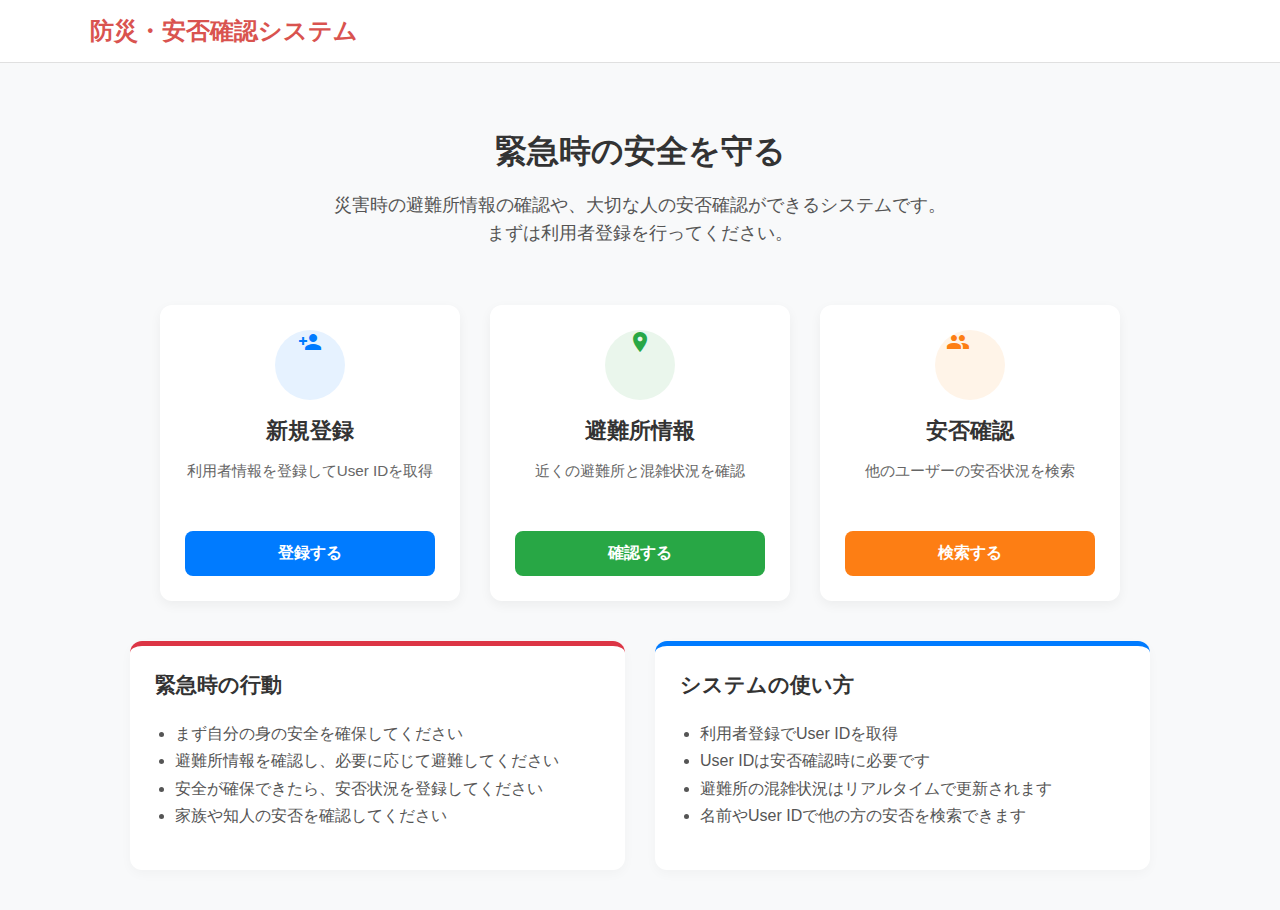
<file: frontend/index.html>
<!DOCTYPE html>
<html lang="ja">
<head>
    <meta charset="UTF-8">
    <meta name="viewport" content="width=device-width, initial-scale-1.0">
    <title>防災・安否確認システム</title>
    <link rel="stylesheet" href="static/index.css">

    <link href="https://fonts.googleapis.com/icon?family=Material+Icons" rel="stylesheet">
    </head>
<body>

    <header class="navbar">
        <div class="container">
            <h1>防災・安否確認システム</h1>
        </div>
    </header>

    <main class="container">

        <section class="hero">
            <h2>緊急時の安全を守る</h2>
            <p>災害時の避難所情報の確認や、大切な人の安否確認ができるシステムです。<br>まずは利用者登録を行ってください。</p>
        </section>

        <section class="action-cards">
            <div class="card card-blue">
                <span class="material-icons card-icon icon-blue">person_add</span>

                <h3>新規登録</h3>
                <p>利用者情報を登録してUser IDを取得</p>
                <a href="register.html" class="btn btn-blue">登録する</a>
            </div>

            <div class="card card-green">
                <span class="material-icons card-icon icon-green">location_on</span>

                <h3>避難所情報</h3>
                <p>近くの避難所と混雑状況を確認</p>
                <a href="shelter_list.html" class="btn btn-green">確認する</a>
            </div>

            <div class="card card-orange">
                <span class="material-icons card-icon icon-orange">groups</span>
                
                <h3>安否確認</h3>
                <p>他のユーザーの安否状況を検索</p>
                <a href="search.html" class="btn btn-orange">検索する</a>
            </div>
        </section>

        <section class="info-grid">
            <div class="info-box box-red">
                <h3>緊急時の行動</h3>
                <ul>
                    <li>まず自分の身の安全を確保してください</li>
                    <li>避難所情報を確認し、必要に応じて避難してください</li>
                    <li>安全が確保できたら、安否状況を登録してください</li>
                    <li>家族や知人の安否を確認してください</li>
                </ul>
            </div>

            <div class="info-box box-blue">
                <h3>システムの使い方</h3>
                <ul>
                    <li>利用者登録でUser IDを取得</li>
                    <li>User IDは安否確認時に必要です</li>
                    <li>避難所の混雑状況はリアルタイムで更新されます</li>
                    <li>名前やUser IDで他の方の安否を検索できます</li>
                </ul>
            </div>
        </section>

    </main>
</body>
</html>
</file>
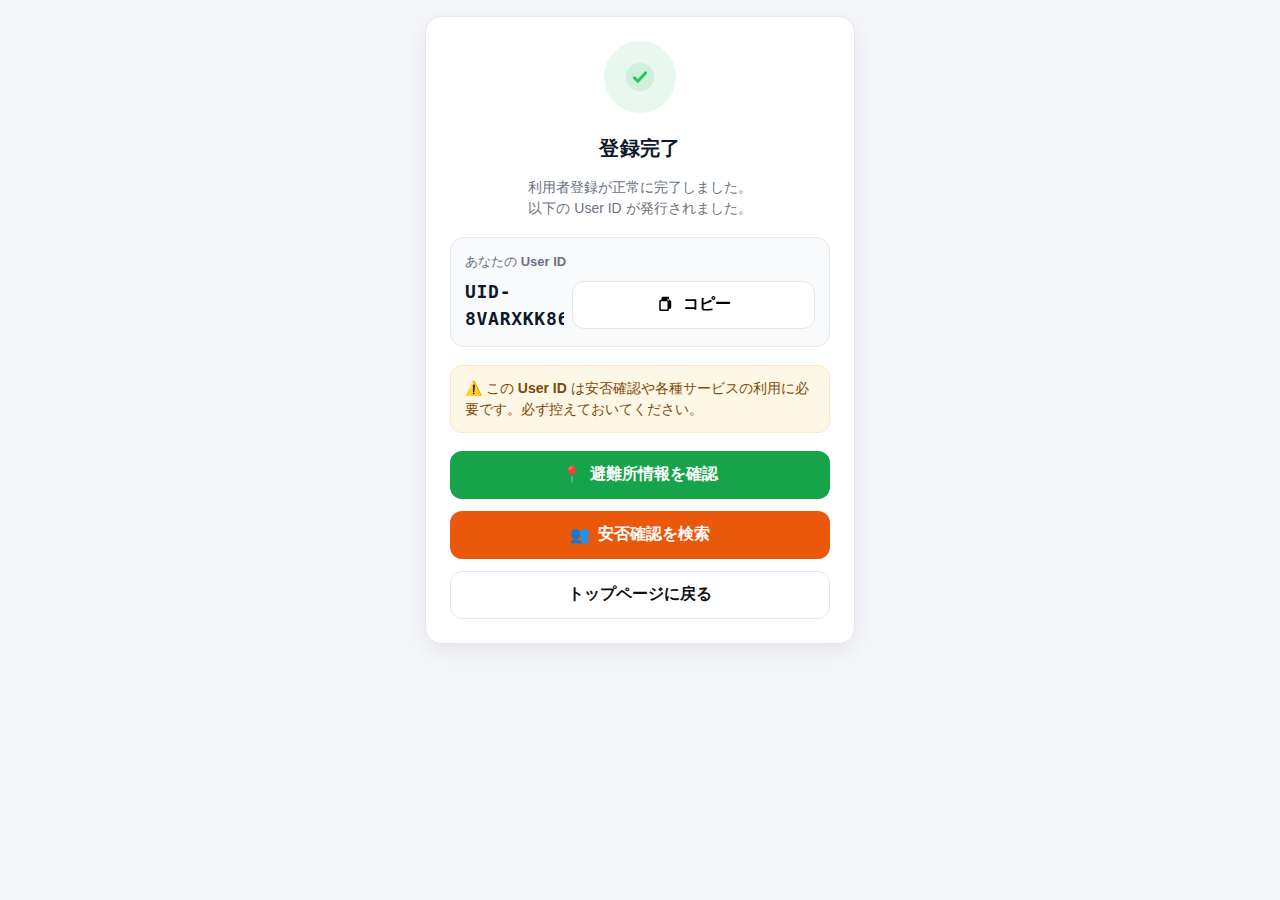
<file: frontend/registration-complete.html>
<!DOCTYPE html>
<html lang="ja">
<head>
  <meta charset="UTF-8" />
  <meta name="viewport" content="width=device-width, initial-scale=1, viewport-fit=cover" />
  <title>登録完了</title>
  <link rel="stylesheet" href="./static/registration-complete.css" />
</head>
<body>
  <main class="page" role="main">
    <div class="wrap" aria-live="polite">
      <section class="card" aria-labelledby="title">
        <div class="center" aria-hidden="true">
          <div class="icon-check">
            <svg width="34" height="34" viewBox="0 0 24 24" fill="none" aria-hidden="true">
              <circle cx="12" cy="12" r="10" fill="currentColor" opacity=".12"/>
              <path d="M8 12.5l2.5 2.5L16 9" stroke="currentColor" stroke-width="2" stroke-linecap="round" stroke-linejoin="round"/>
            </svg>
          </div>
        </div>

        <h1 id="title" class="center">登録完了</h1>
        <p class="lead center">
          利用者登録が正常に完了しました。<br />
          以下の User ID が発行されました。
        </p>

        <div class="idbox" aria-describedby="id-note">
          <div class="label">あなたの <strong>User ID</strong></div>
          <div class="idrow">
            <div class="idvalue" id="userId" aria-live="polite">UID-8VARXKK86</div>
            <button class="btn btn-copy" id="copyBtn" type="button" aria-label="User IDをコピー">
              <svg width="18" height="18" viewBox="0 0 24 24" aria-hidden="true">
                <path fill="currentColor" d="M16 1H8a2 2 0 0 0-2 2v2H5a2 2 0 0 0-2 2v11a2 2 0 0 0 2 2h9a2 2 0 0 0 2-2v-1h1a2 2 0 0 0 2-2V7l-3-3zm-2 2 3 3h-3V3zM5 7h9v11H5V7z"/>
              </svg>
              コピー
            </button>
          </div>
        </div>

        <div class="alert" role="note">
          ⚠️ この <strong>User ID</strong> は安否確認や各種サービスの利用に必要です。必ず控えておいてください。
        </div>

        <div class="list" role="group" aria-label="次のアクション">
          <button class="btn btn-primary" id="openShelters" type="button">
            <span aria-hidden="true">📍</span> 避難所情報を確認
          </button>
          <button class="btn btn-accent" id="openSearch" type="button">
            <span aria-hidden="true">👥</span> 安否確認を検索
          </button>
          <button class="btn btn-ghost" id="goHome" type="button">トップページに戻る</button>
        </div>
      </section>

      <div class="footer-space" aria-hidden="true"></div>
    </div>
  </main>

  <script src="./static/registration-complete.js"></script>
</body>
</html>
</file>
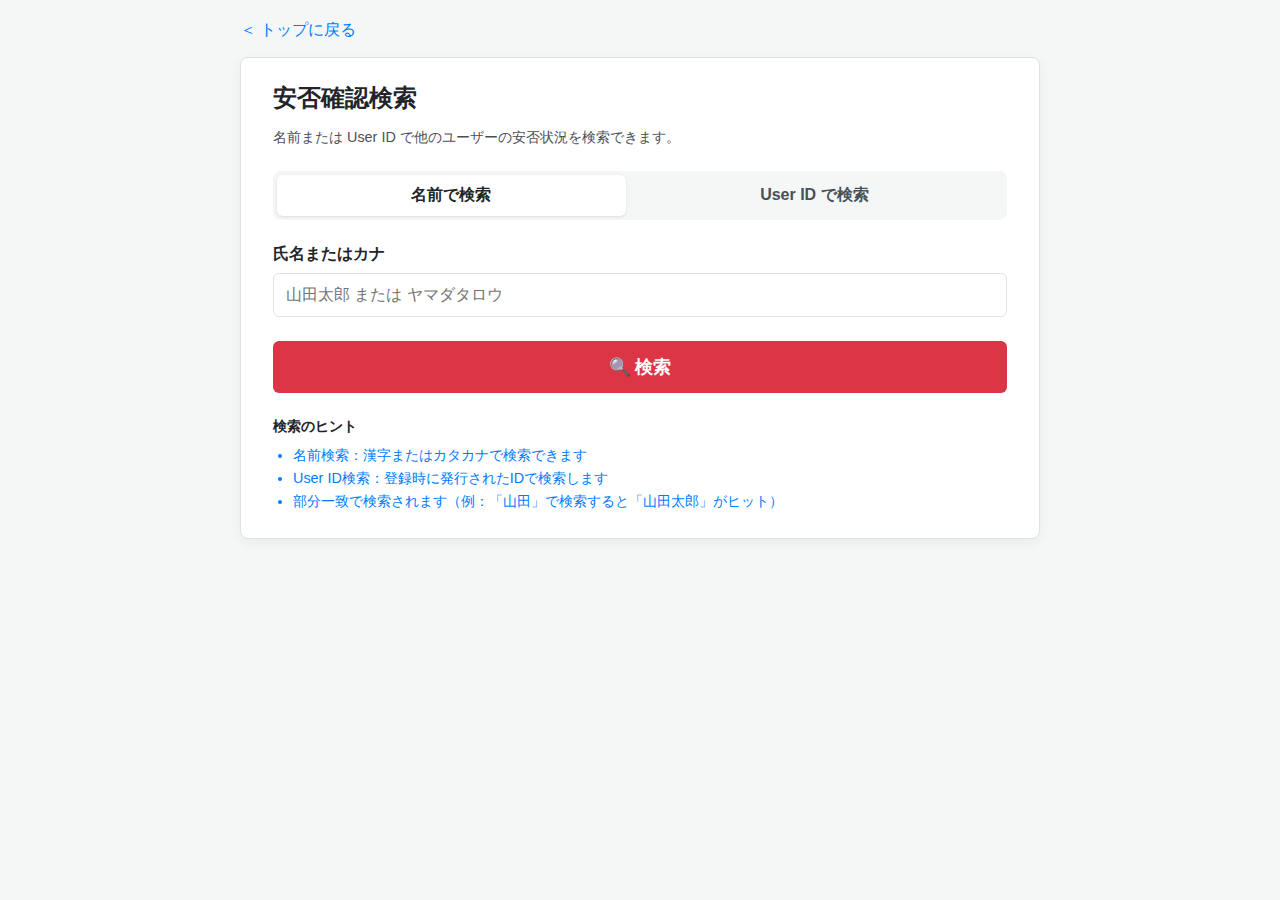
<file: frontend/search.html>
<!DOCTYPE html>
<html lang="ja">
<head>
    <meta charset="UTF-8">
    <!--ページをデバイスの幅に合わせる-->
    <meta name="viewport" content="width=device-width, initial-scale=1.0">
    <title>安否確認検索</title>
    
    <!--search.css読み込み-->
    <link rel="stylesheet" href="static/search.css"> 
    
    
</head>
<body>

    <!--安否確認検索欄-->
    <main class="content-area">
        
        <a href="/" class="back-link">＜ トップに戻る</a>
        
        <!--検索フォーム全体-->
        <div class="search-container">
            <h2>安否確認検索</h2>
            <p class="description">名前または User ID で他のユーザーの安否状況を検索できます。</p>

            <div class="tab-navigation">
                <!--初期状態でactive-->
                <button class="tab-item active" data-tab="name">名前で検索</button>
                <button class="tab-item" data-tab="userid">User ID で検索</button>
            </div>

            <div class="tab-content-container">
                <!--名前検索フォーム-->
                <div id="name-content" class="tab-content active">
                    <form id="name-search-form" onsubmit="return false;">
                        <label for="name-input">氏名またはカナ</label>
                        <input type="text" id="name-input" placeholder="山田太郎 または ヤマダタロウ">
                    </form>
                </div>
                
                <!--User ID検索フォーム-->
                <div id="userid-content" class="tab-content">
                    <form id="userid-search-form" onsubmit="return false;">
                        <label for="userid-input">User ID</label>
                        <input type="text" id="userid-input" name="user_id" placeholder="例: U12345">
                    </form>
                </div>
            </div>
            
            <!--検索実行ボタン-->
            <button id="search-button" class="search-button">🔍 検索</button>

            <!--検索に関する説明文表示-->
            <div class="hints-section">
                <strong>検索のヒント</strong>
                <ul>
                    <li>名前検索：漢字またはカタカナで検索できます</li>
                    <li>User ID検索：登録時に発行されたIDで検索します</li>
                    <li>部分一致で検索されます（例：「山田」で検索すると「山田太郎」がヒット）</li>
                </ul>
            </div>

        </div>
        
        <!--Javascriptにより挿入される空のコンテナ-->
        <div id="results-container" class="results-container">
        </div>

    </main>
    
    <script src="static/search.js"></script> 
</body>
</html>
</file>
<file: frontend/static/index.css>
/* style.css */

/* --- 基本設定 --- */
body {
    font-family: -apple-system, BlinkMacSystemFont, "Segoe UI", Roboto, "Helvetica Neue", Arial, sans-serif;
    margin: 0;
    background-color: #f8f9fa; /* 背景色 */
    color: #333;
}

.container {
    max-width: 1100px;
    margin: 0 auto;
    padding: 0 20px;
}

/* --- 1. ヘッダー --- */
.navbar {
    background-color: #ffffff;
    border-bottom: 1px solid #e0e0e0;
    padding: 15px 0;
}
.navbar .container {
    display: flex;
    align-items: center;
}
.navbar h1 {
    margin: 0;
    font-size: 1.5em;
    color: #d9534f; /* 防災の赤色 */
}
/* .nav-icon { height: 30px; margin-right: 10px; } */


/* --- 2.1. メインタイトル (Hero) --- */
.hero {
    text-align: center;
    padding: 40px 0;
}
.hero h2 {
    font-size: 2em;
    margin-bottom: 10px;
}
.hero p {
    font-size: 1.1em;
    color: #555;
    line-height: 1.6;
}

/* --- 2.2. 3つの機能カード --- */
.action-cards {
    display: flex;
    justify-content: center;
    gap: 30px; /* カード間の隙間 */
    flex-wrap: wrap; /* スマホなどで折り返し */
}

.card {
    background-color: #ffffff;
    border-radius: 12px;
    box-shadow: 0 4px 12px rgba(0, 0, 0, 0.05);
    padding: 25px;
    text-align: center;
    width: 300px;
    transition: transform 0.3s, box-shadow 0.3s;

    box-sizing: border-box;

}
.card:hover {
    transform: translateY(-5px);
    box-shadow: 0 6px 16px rgba(0, 0, 0, 0.1);
}
.card h3 {
    font-size: 1.4em;
    margin-top: 5px; /* アイコンがある場合は調整 */
    margin-bottom: 10px;
}
.card p {
    color: #666;
    font-size: 0.95em;
    min-height: 40px; /* 高さを揃える */
}
/* .card-icon { font-size: 48px; } */

/* カードごとの色 */
/* .card-blue .card-icon { color: #007bff; } */
/* .card-green .card-icon { color: #28a745; } */
/* .card-orange .card-icon { color: #fd7e14; } */

/* --- ボタン共通スタイル --- */
.btn {
    display: inline-block;
    padding: 12px 20px;
    margin-top: 15px;
    border: none;
    border-radius: 8px;
    text-decoration: none;
    color: #ffffff;
    font-weight: bold;
    font-size: 1em;
    cursor: pointer;
    width: 100%; /* ボタン幅をカードに合わせる */
    box-sizing: border-box; /* paddingを含めて幅を計算 */
}

/* ボタンごとの色 */
.btn-blue { background-color: #007bff; }
.btn-green { background-color: #28a745; }
.btn-orange { background-color: #fd7e14; }

.btn-blue:hover { background-color: #0056b3; }
.btn-green:hover { background-color: #1e7e34; }
.btn-orange:hover { background-color: #c75a00; }

/* --- 2.3. 2つの情報ボックス --- */
.info-grid {
    display: flex;
    justify-content: center;
    gap: 30px;
    margin: 40px 0;
    flex-wrap: wrap;
}

.info-box {
    background-color: #ffffff;
    border-radius: 12px;
    padding: 25px;
    width: 45%; /* 2列レイアウト */
    min-width: 300px; /* 最小幅 */
    box-shadow: 0 4px 12px rgba(0, 0, 0, 0.03);
    /* 枠線の色を上部だけ太くするデザイン */
    border-top: 5px solid;

    box-sizing: border-box;

}
.info-box h3 {
    margin-top: 0;
    font-size: 1.3em;
}
.info-box ul {
    padding-left: 20px;
    line-height: 1.7;
    color: #555;
}

/* ボックスごとの色 */
.box-red { border-color: #dc3545; }
.box-blue { border-color: #007bff; }

/* --- アイコンのスタイル --- */
.card-icon {
    font-size: 40px; /* アイコンの大きさ */
    /* スクリーンショットのデザインはアイコンが
      円形の背景で囲まれています。
      それを再現する場合、以下のCSSを追加します。
    */
    width: 70px;
    height: 70px;
    
    border-radius: 50%; /* 円形にする */
    background-color: #f0f0f0; /* 背景色 */
    margin-bottom: 10px;
    
    display: inline-flex;       /* Flexコンテナとして動作 */
    align-items: center;         /* 垂直方向（上下）の中央揃え */
    justify-content: center;     /* 水平方向（左右）の中央揃え */

    line-height: 1; /* アイコンフォントのズレ補正 */
}

/* アイコンごとの色 */
.icon-blue {
    color: #007bff; /* 新規登録アイコンの色 */
    background-color: #e6f2ff; /* 新規登録アイコンの背景色 */
}
.icon-green {
    color: #28a745; /* 避難所アイコンの色 */
    background-color: #eaf6ec; /* 避難所アイコンの背景色 */
}
.icon-orange {
    color: #fd7e14; /* 安否確認アイコンの色 */
    background-color: #fff4e8; /* 安否確認アイコンの背景色 */
}

/* --- 登録ページ (register.html) のスタイル --- */
.form-container {
    background-color: #ffffff;
    border-radius: 12px;
    box-shadow: 0 4px 12px rgba(0, 0, 0, 0.05);
    max-width: 800px; /* フォームの最大幅 */
    margin: 40px auto; /* 上下に余白、左右は自動で中央 */
    padding: 30px 40px;
    box-sizing: border-box;
}

.form-container h1 {
    font-size: 1.8em;
    margin-bottom: 10px;
    text-align: center;
}

.form-container p {
    font-size: 0.95em;
    color: #555;
    text-align: center;
    margin-bottom: 30px;
    line-height: 1.6;
}

/* 必須マーク */
.required-mark {
    color: #d9534f; /* 赤色 */
    font-size: 0.9em;
    margin-left: 2px;
}

/* フォームの2列レイアウト */
.form-row {
    display: flex;
    gap: 20px; /* 左右の隙間 */
}

.form-group {
    margin-bottom: 20px;
    flex: 1; /* 2列レイアウト時に均等に幅を取る */
}

.form-group label {
    display: block; /* ラベルをブロック要素に */
    font-weight: bold;
    font-size: 0.9em;
    margin-bottom: 6px;
    color: #333;
}

/* フォームの入力欄 */
.form-group input[type="text"],
.form-group input[type="email"],
.form-group input[type="tel"],
.form-group input[type="number"] {
    width: 100%;
    padding: 12px 15px;
    font-size: 1em;
    border: 1px solid #ddd;
    border-radius: 8px;
    background-color: #f8f9fa; /* 入力欄の背景色 */
    box-sizing: border-box; /* paddingを含めて幅を計算 */
}

.form-group .form-text {
    font-size: 0.85em;
    color: #666;
    text-align: left;
    margin-top: 5px;
    margin-bottom: 0;
}

/* ビーコンID入力欄の囲み */
.beacon-fieldset {
    border: 1px solid #ddd;
    border-radius: 8px;
    padding: 20px;
    margin-top: 20px;
    margin-bottom: 30px;
}
.beacon-fieldset legend {
    font-weight: bold;
    padding: 0 10px;
    margin-left: 5px;
}

/* 登録ボタン */
.btn-submit {
    display: block;
    width: 100%;
    padding: 15px 20px;
    margin-top: 10px;
    border: none;
    border-radius: 8px;
    text-decoration: none;
    color: #ffffff;
    font-weight: bold;
    font-size: 1.1em;
    cursor: pointer;
    background-color: #007bff; /* トップページの青に合わせる */
    transition: background-color 0.3s;
}
.btn-submit:hover {
    background-color: #0056b3;
}

/* JSが結果を表示する欄 */
#result-message {
    margin-top: 20px;
    text-align: center;
    font-weight: bold;
}
</file>
<file: frontend/static/registration-complete.css>
:root {
  --bg:#f6f7fb;
  --card:#ffffff;
  --text:#0f172a;
  --muted:#6b7280;
  --success:#22c55e;
  --success-weak:#e8f8ee;
  --warn:#f59e0b;
  --warn-weak:#fff7e6;
  --primary:#16a34a;
  --accent:#ea580c;
  --border:#e5e7eb;
  --radius:16px;
  --shadow:0 8px 24px rgba(15,23,42,.08);
  --space:16px;
  --touch:48px;
  --font:-apple-system,BlinkMacSystemFont,"Segoe UI",Roboto,Helvetica,Arial,"Hiragino Kaku Gothic ProN","Hiragino Sans","Noto Sans JP","Segoe UI Emoji","Apple Color Emoji","Noto Color Emoji",sans-serif;
}

html, body {
  height:100%;
  margin:0;
  font-family:var(--font);
  background:var(--bg);
  color:var(--text);
  -webkit-font-smoothing:antialiased;
  line-height:1.5;
}

.page {
  min-height:100%;
  display:flex;
  justify-content:center;
}

.wrap {
  width:100%;
  max-width:430px;
  padding:calc(16px + env(safe-area-inset-top)) 16px
           calc(20px + env(safe-area-inset-bottom));
}

.card {
  background:var(--card);
  border:1px solid var(--border);
  border-radius:var(--radius);
  box-shadow:var(--shadow);
  padding:24px;
}

.center { text-align:center; }

.icon-check {
  width:72px; height:72px;
  display:inline-grid; place-items:center;
  background:var(--success-weak);
  color:var(--success);
  border-radius:50%;
  margin:0 auto 12px;
}

h1 {
  font-size:20px;
  margin:8px 0 4px;
  font-weight:700;
  letter-spacing:.02em;
}

.lead { color:var(--muted); font-size:14px; }

.idbox {
  margin:18px 0;
  border:1px solid var(--border);
  border-radius:14px;
  padding:14px;
  background:#f9fafb;
}

.idbox .label {
  color:var(--muted); font-size:13px; margin-bottom:6px;
}

.idrow {
  display:flex; align-items:center; gap:8px;
  justify-content:space-between;
}

.idvalue {
  font-family:ui-monospace,SFMono-Regular,Menlo,monospace;
  font-size:18px; font-weight:700; letter-spacing:.04em;
  overflow:auto;
}

.btn {
  height:var(--touch);
  display:inline-flex; align-items:center; justify-content:center;
  gap:8px; padding:0 16px; border-radius:12px;
  border:1px solid transparent; font-weight:600; font-size:16px;
  width:100%;
  touch-action:manipulation;
}

.btn-copy { background:#fff; border-color:var(--border); }
.btn-primary { background:var(--primary); color:#fff; }
.btn-accent { background:var(--accent); color:#fff; }
.btn-ghost { background:#fff; border-color:var(--border); color:#111; }

.alert {
  margin:16px 0; padding:12px 14px;
  background:var(--warn-weak); border:1px solid #fde7c4;
  color:#7c4a05; border-radius:12px; font-size:14px;
}

.list {
  display:grid; gap:12px; margin-top:18px;
}

.footer-space { height: env(safe-area-inset-bottom); }

.btn, .btn-copy, button {
  outline:none;
}

.btn:focus-visible, .btn-copy:focus-visible {
  box-shadow:0 0 0 3px rgba(99,102,241,.35);
}

@media (prefers-color-scheme: dark) {
  :root {
    --bg:#0b1220; --card:#0f172a; --text:#e5e7eb; --muted:#9ca3af;
    --border:#1f2a44; --success-weak:#093e23; --warn-weak:#3a2b0d;
  }
  .idbox { background:#0b1527; }
  .btn-copy { background:#0f172a; color:#e5e7eb; }
  .btn-ghost { background:#0f172a; color:#e5e7eb; }
  .alert { border-color:#5b4212; color:#f5d49a; }
}
</file>
<file: frontend/static/search.css>
/* --- 検索ページ固有の変数 --- */
:root {
    --primary-color: #007bff; 
    --danger-color: #dc3545;  
    --success-color: #28a745;
    --secondary-color: #6c757d;
    --warning-color: #ffc107;
    --text-color: #212529;
    --text-light: #495057;
    --bg-light: #f4f7f6;      
    --bg-white: #ffffff;
    --border-color: #dee2e6;
}

/* --- 基本設定 --- */
body {
    font-family: -apple-system, BlinkMacSystemFont, "Segoe UI", Roboto, "Helvetica Neue", Arial, sans-serif;
    background-color: var(--bg-light);
    color: var(--text-color);
    /*外側の余白*/
    margin: 0;
    /*内側の余白*/
    padding: 20px; 
}

/* --- メインコンテンツ --- */
.content-area {
    max-width: 800px; 
    margin: 0 auto;
}

/* --- .back-link (style.css の定義と合わせる) --- */
.back-link {
    text-decoration: none;
    color: #007bff; 
    font-weight: 500;
    display: inline-block;
    margin-bottom: 16px; 
    font-size: 1em;
}
.back-link:hover {
    text-decoration: underline;
}


/* ---　検索コンテナ --- */
.search-container {
    background-color: var(--bg-white);
    border-radius: 8px;
    padding: 24px 32px;
    box-shadow: 0 4px 12px rgba(0, 0, 0, 0.05);
    border: 1px solid var(--border-color); 
}

.search-container h2 {
    margin-top: 0;
    margin-bottom: 8px;
}

.description {
    font-size: 0.9em;
    color: var(--text-light);
    margin-bottom: 24px;
}

/* タブコンテナ (グレーの背景) */
.tab-navigation {
    display: flex;
    background-color: var(--bg-light); 
    border-radius: 8px;               
    padding: 4px;                     
    border-bottom: none;              
}

/* タブ要素 (名前 / User ID) */
.tab-item {
    font-family: inherit;
    font-size: 1em;
    font-weight: 700;
    padding: 10px 16px;         
    border: none;               
    background-color: transparent; 
    color: var(--text-light);   
    border-radius: 6px;
    /*　マウスカーソル手の形に。　*/         
    cursor: pointer;
    flex-grow: 1;               
    text-align: center;         
    border-bottom: none;
    margin-bottom: 0;
}

/* アクティブなタブ (Figmaのデザイン) */
.tab-item.active {
    background-color: var(--bg-white); 
    color: var(--text-color);        
    border-bottom-color: transparent;
    box-shadow: 0 1px 3px rgba(0,0,0,0.1); 
}

/* フォーム */
.tab-content {
    display: none; 
    padding-top: 24px;
}

.tab-content.active {
    display: block;
}

label {
    display: block;
    font-weight: 700;
    margin-bottom: 8px;
}

input[type="text"] {
    width: 100%;
    padding: 12px;
    font-size: 1em;
    font-family: inherit;
    border: 1px solid var(--border-color);
    border-radius: 6px;
    box-sizing: border-box; 
}

/* 検索ボタン */
.search-button {
    width: 100%;
    background-color: var(--danger-color);
    color: white;
    font-size: 1.1em;
    font-weight: 700;
    font-family: inherit;
    padding: 14px;
    border: none;
    border-radius: 6px;
    cursor: pointer;
    margin-top: 24px;
    transition: background-color 0.2s;
}

.search-button:hover {
    background-color: #c82333;
}

/* ヒント */
.hints-section {
    margin-top: 24px;
    font-size: 0.9em;
    color: var(--primary-color);
}
.hints-section strong {
    color: var(--text-color);
}
.hints-section ul {
    margin: 8px 0 0 0;
    padding-left: 20px;
    line-height: 1.6;
}

/* --- 6) 検索結果エリア --- */
.results-container {
    /* このコンテナ自体はマージンを持たず、中のカードが持つ */
}

/* 検索結果カード (成功時) */
.result-card {
    background-color: var(--bg-white);
    border-radius: 8px;
    padding: 20px 24px;
    box-shadow: 0 4px 12px rgba(0, 0, 0, 0.05);
    border: 1px solid var(--border-color);
    margin-top: 30px; /* 検索フォームとの間隔 */
    margin-bottom: 16px;
}

.result-header {
    display: flex;
    justify-content: space-between;
    align-items: center;
    margin-bottom: 16px;
    padding-bottom: 12px;
    border-bottom: 1px solid var(--border-color);
}

.result-name {
    font-size: 1.5em; 
    font-weight: 700;
    color: var(--text-color);
    word-break: break-all; 
}

/* 避難状況バッジ (共通) */
.status-badge {
    padding: 6px 12px;
    border-radius: 16px; 
    font-size: 0.9em;
    font-weight: 700;
    color: white;
    flex-shrink: 0; 
    margin-left: 10px;
}

.status-badge.status-evacuated {
    background-color: var(--success-color); /* 避難中 (緑) */
}
.status-badge.status-left {
    background-color: var(--secondary-color); /* 退出 (グレー) */
}
.status-badge.status-unknown {
    background-color: var(--warning-color); /* 不明 (黄) */
    color: var(--text-color); 
}

/* 詳細項目 (避難所・住所など) */
.result-details p {
    margin: 10px 0;
    font-size: 1em;
    color: var(--text-light); 
    display: flex;
    flex-wrap: wrap; 
}
.result-details p strong {
    color: var(--text-color); 
    min-width: 120px;       
    font-weight: 700;
    flex-shrink: 0;
    padding-right: 10px; /* ラベルと値の間に隙間 */
}
.result-details p span {
    font-weight: 500;
    word-break: break-all; /* 住所などが長い場合に対応 */
}


/* エラーメッセージ (Figmaデザイン) */
.error-message-card {
    background-color: var(--bg-white);
    border-radius: 8px;
    padding: 40px 24px; /* 上下に余白を多めに */
    box-shadow: 0 4px 12px rgba(0, 0, 0, 0.05);
    border: 1px solid var(--border-color);
    margin-top: 30px; /* 検索フォームとの間隔 */
    text-align: center;
}

.error-icon {
    margin-bottom: 16px;
}
/* JS側で挿入するSVGアイコンのサイズと色 */
.error-icon svg {
    width: 56px;  /* アイコンサイズ */
    height: 56px;
}
.error-icon svg path {
    stroke: #adb5bd; /* アイコンの色 (薄いグレー) */
    stroke-width: 1.5; /* アイコンの線の太さを調整 */
}

.error-title {
    font-size: 1.25em;
    font-weight: 700;
    color: var(--text-color);
    margin: 0 0 8px 0;
}

.error-description {
    font-size: 0.95em;
    color: var(--text-light); /* 薄めの文字色 */
    margin: 0;
    line-height: 1.6;
}
</file>
